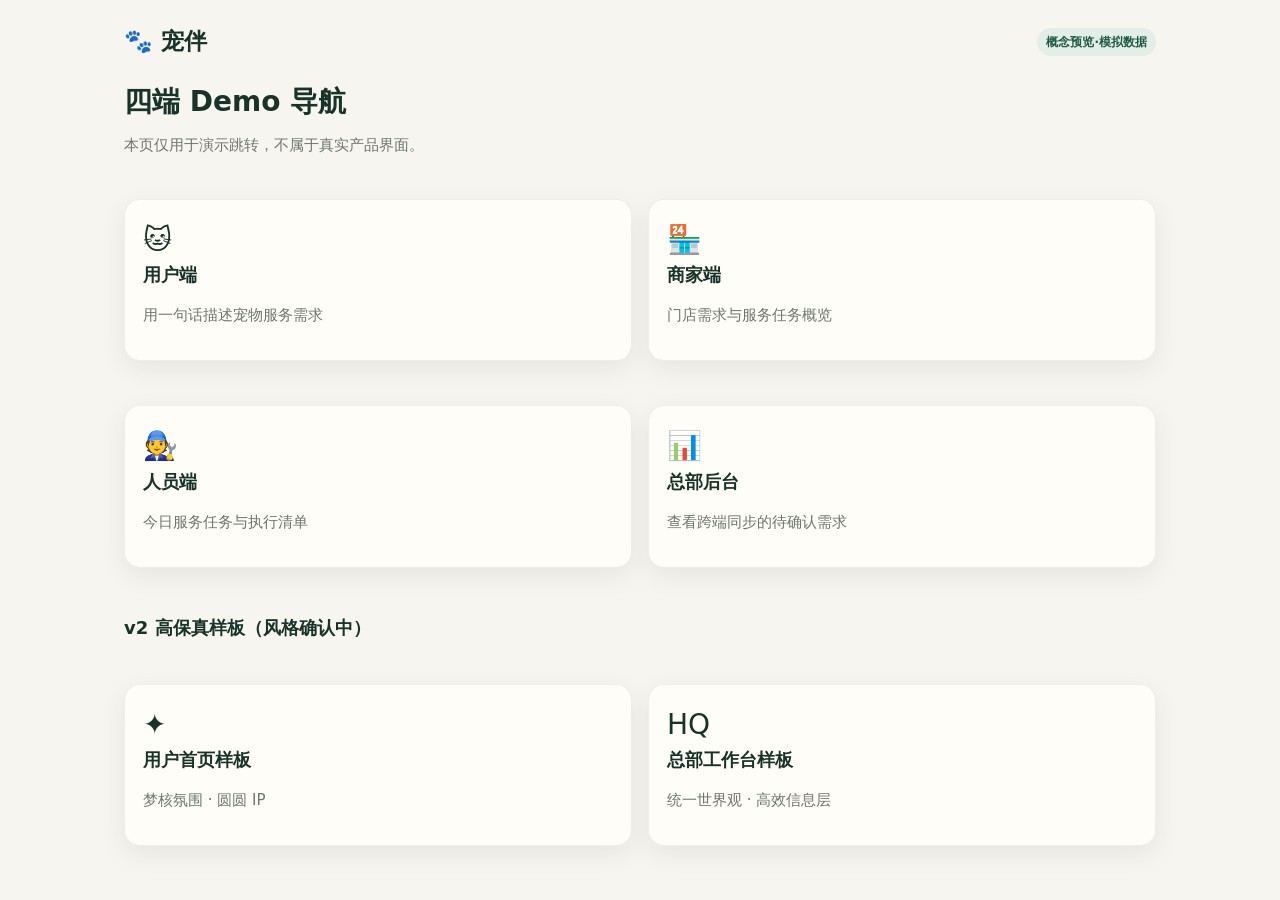
<file: index.html>
<!doctype html><html lang="zh-CN"><head><meta charset="utf-8"><meta name="viewport" content="width=device-width,initial-scale=1"><title>宠伴 · 四端演示</title><link rel="stylesheet" href="css/styles.css"></head><body><main class="shell"><div class="top"><div class="brand">🐾 宠伴</div><span class="badge">概念预览·模拟数据</span></div><h1>四端 Demo 导航</h1><p class="muted">本页仅用于演示跳转，不属于真实产品界面。</p><section class="nav-grid"><a class="card nav-card" href="client/"><span class="icon">🐱</span><div><h2>用户端</h2><p class="muted">用一句话描述宠物服务需求</p></div></a><a class="card nav-card" href="merchant/"><span class="icon">🏪</span><div><h2>商家端</h2><p class="muted">门店需求与服务任务概览</p></div></a><a class="card nav-card" href="worker/"><span class="icon">🧑‍🔧</span><div><h2>人员端</h2><p class="muted">今日服务任务与执行清单</p></div></a><a class="card nav-card" href="hq/"><span class="icon">📊</span><div><h2>总部后台</h2><p class="muted">查看跨端同步的待确认需求</p></div></a></section><h2 style="margin-top:32px">v2 高保真样板（风格确认中）</h2><section class="nav-grid"><a class="card nav-card" href="v2/client-home.html"><span class="icon">✦</span><div><h2>用户首页样板</h2><p class="muted">梦核氛围 · 圆圆 IP</p></div></a><a class="card nav-card" href="v2/hq-workbench.html"><span class="icon">HQ</span><div><h2>总部工作台样板</h2><p class="muted">统一世界观 · 高效信息层</p></div></a></section></main></body></html>
</file>
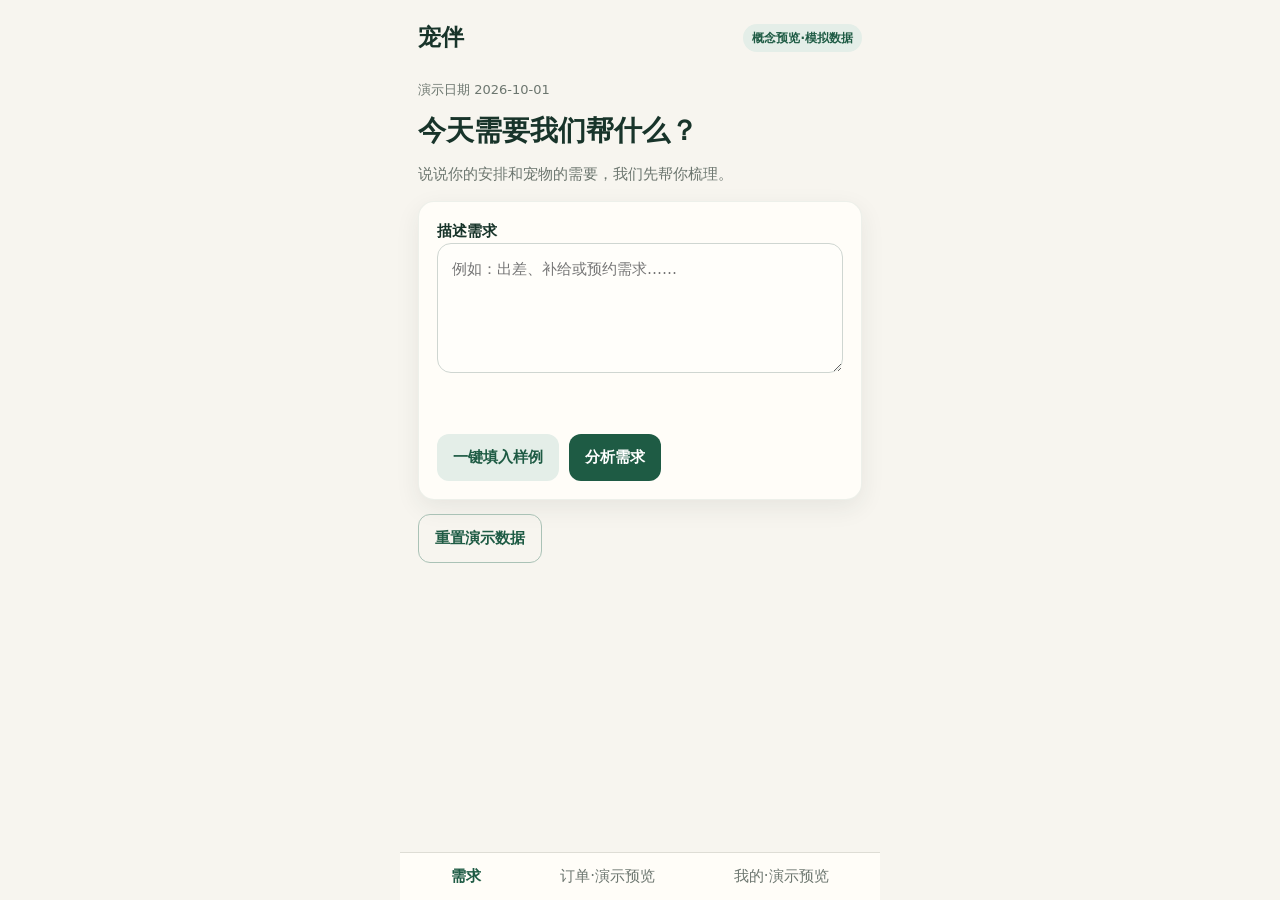
<file: client/index.html>
<!doctype html><html lang="zh-CN"><head><meta charset="utf-8"><meta name="viewport" content="width=device-width,initial-scale=1"><title>宠伴用户端</title><link rel="stylesheet" href="../css/styles.css"></head><body><main class="mobile"><div class="top"><div class="brand">宠伴</div><span class="badge">概念预览·模拟数据</span></div><p class="hint">演示日期 2026-10-01</p><h1>今天需要我们帮什么？</h1><p class="muted">说说你的安排和宠物的需要，我们先帮你梳理。</p><section class="card"><label for="request-input"><strong>描述需求</strong></label><textarea id="request-input" placeholder="例如：出差、补给或预约需求……"></textarea><p id="error" class="error" aria-live="polite"></p><div class="actions"><button class="button secondary" id="fill">一键填入样例</button><button class="button" id="submit">分析需求</button></div></section><section class="card" id="analysis" hidden><div class="task-row"><div><span class="badge">演示分析</span><h2 style="margin-top:10px">已梳理 3 项需求</h2></div><span class="status" id="result-id"></span></div><div class="stack"><div class="need"><strong>🏠 出差期间上门照护</strong><span class="hint">系统建议，用户尚未确认</span></div><div class="need"><strong>🥣 猫粮补给</strong></div><div class="need"><strong>📅 疫苗预约协调</strong><span class="hint">仅记录预约需求，不做医学判断</span></div></div><h3 style="margin-top:16px">需要继续确认</h3><div class="fields"><span class="field">航空箱：待补充</span><span class="field">地址：待补充</span><span class="field">疫苗记录：待补充</span><span class="field">猫粮规格：待补充</span><span class="field">每日照护次数：待补充</span></div></section><button class="button ghost" id="reset">重置演示数据</button></main><nav class="bottom-nav"><b>需求</b><span>订单·演示预览</span><span>我的·演示预览</span></nav><script src="../js/data.js"></script><script src="../js/client.js"></script></body></html>
</file>
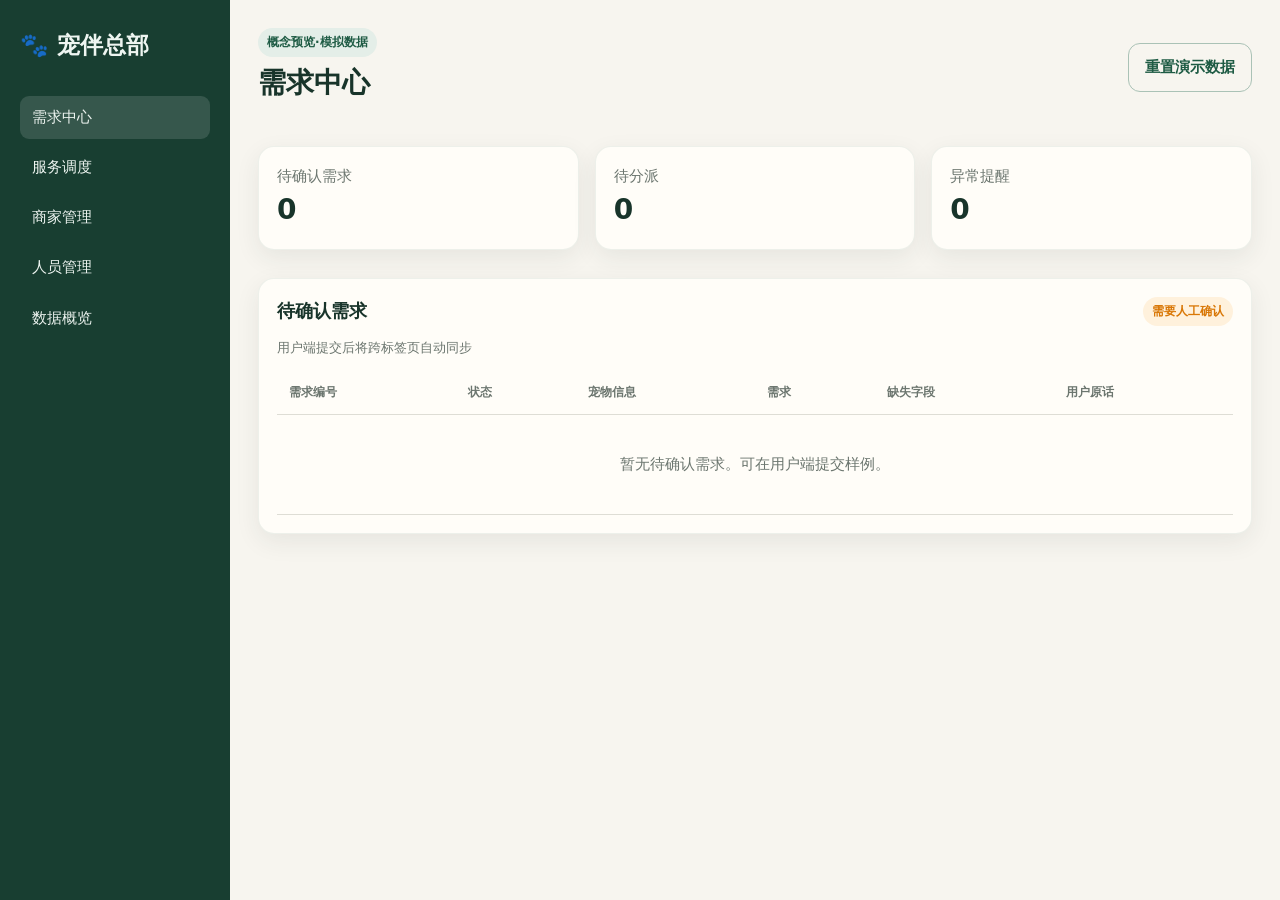
<file: hq/index.html>
<!doctype html><html lang="zh-CN"><head><meta charset="utf-8"><meta name="viewport" content="width=device-width,initial-scale=1"><title>宠伴总部后台</title><link rel="stylesheet" href="../css/styles.css"></head><body><div class="hq"><aside class="sidebar"><div class="brand">🐾 宠伴总部</div><nav><a class="active">需求中心</a><a>服务调度</a><a>商家管理</a><a>人员管理</a><a>数据概览</a></nav></aside><main class="content"><div class="top"><div><span class="badge">概念预览·模拟数据</span><h1>需求中心</h1></div><button class="button ghost" id="reset">重置演示数据</button></div><section class="grid"><div class="card metric"><span class="muted">待确认需求</span><strong id="pending-count">0</strong></div><div class="card metric"><span class="muted">待分派</span><strong>0</strong></div><div class="card metric"><span class="muted">异常提醒</span><strong>0</strong></div></section><section class="card"><div class="task-row"><div><h2>待确认需求</h2><p class="hint">用户端提交后将跨标签页自动同步</p></div><span class="badge warn">需要人工确认</span></div><div class="table-wrap"><table><thead><tr><th>需求编号</th><th>状态</th><th>宠物信息</th><th>需求</th><th>缺失字段</th><th>用户原话</th></tr></thead><tbody id="requests"></tbody></table></div></section></main></div><script src="../js/data.js"></script><script src="../js/hq.js"></script></body></html>
</file>
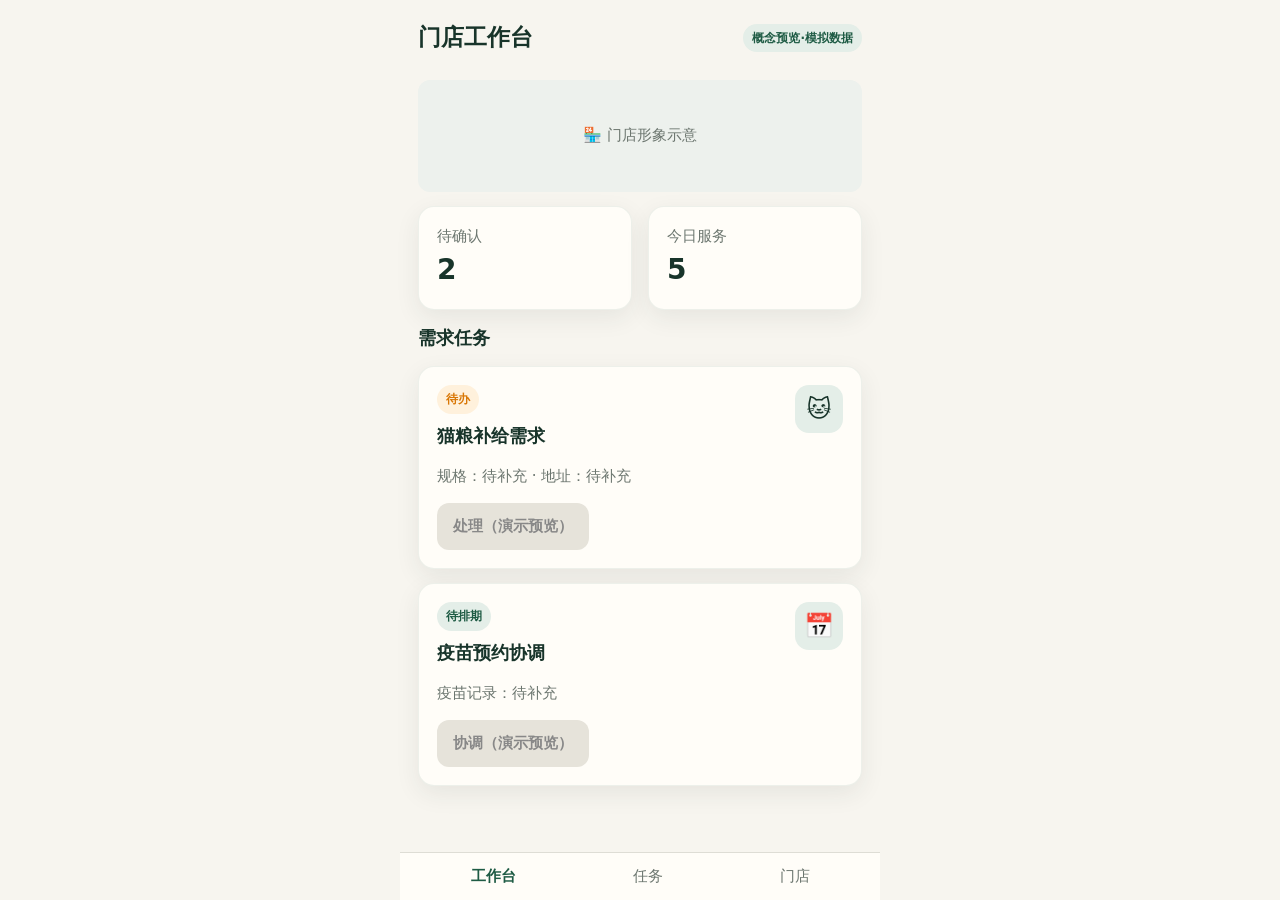
<file: merchant/index.html>
<!doctype html><html lang="zh-CN"><head><meta charset="utf-8"><meta name="viewport" content="width=device-width,initial-scale=1"><title>宠伴商家端</title><link rel="stylesheet" href="../css/styles.css"></head><body><main class="mobile"><div class="top"><div class="brand">门店工作台</div><span class="badge">概念预览·模拟数据</span></div><div class="svg-placeholder">🏪 门店形象示意</div><section class="grid" style="grid-template-columns:1fr 1fr"><div class="card metric"><span class="muted">待确认</span><strong>2</strong></div><div class="card metric"><span class="muted">今日服务</span><strong>5</strong></div></section><h2>需求任务</h2><article class="card"><div class="task-row"><div><span class="badge warn">待办</span><h2 style="margin-top:8px">猫粮补给需求</h2><p class="muted">规格：待补充 · 地址：待补充</p></div><div class="avatar">🐱</div></div><button class="button" disabled>处理（演示预览）</button></article><article class="card"><div class="task-row"><div><span class="badge">待排期</span><h2 style="margin-top:8px">疫苗预约协调</h2><p class="muted">疫苗记录：待补充</p></div><div class="avatar">📅</div></div><button class="button" disabled>协调（演示预览）</button></article></main><nav class="bottom-nav"><b>工作台</b><span>任务</span><span>门店</span></nav></body></html>
</file>
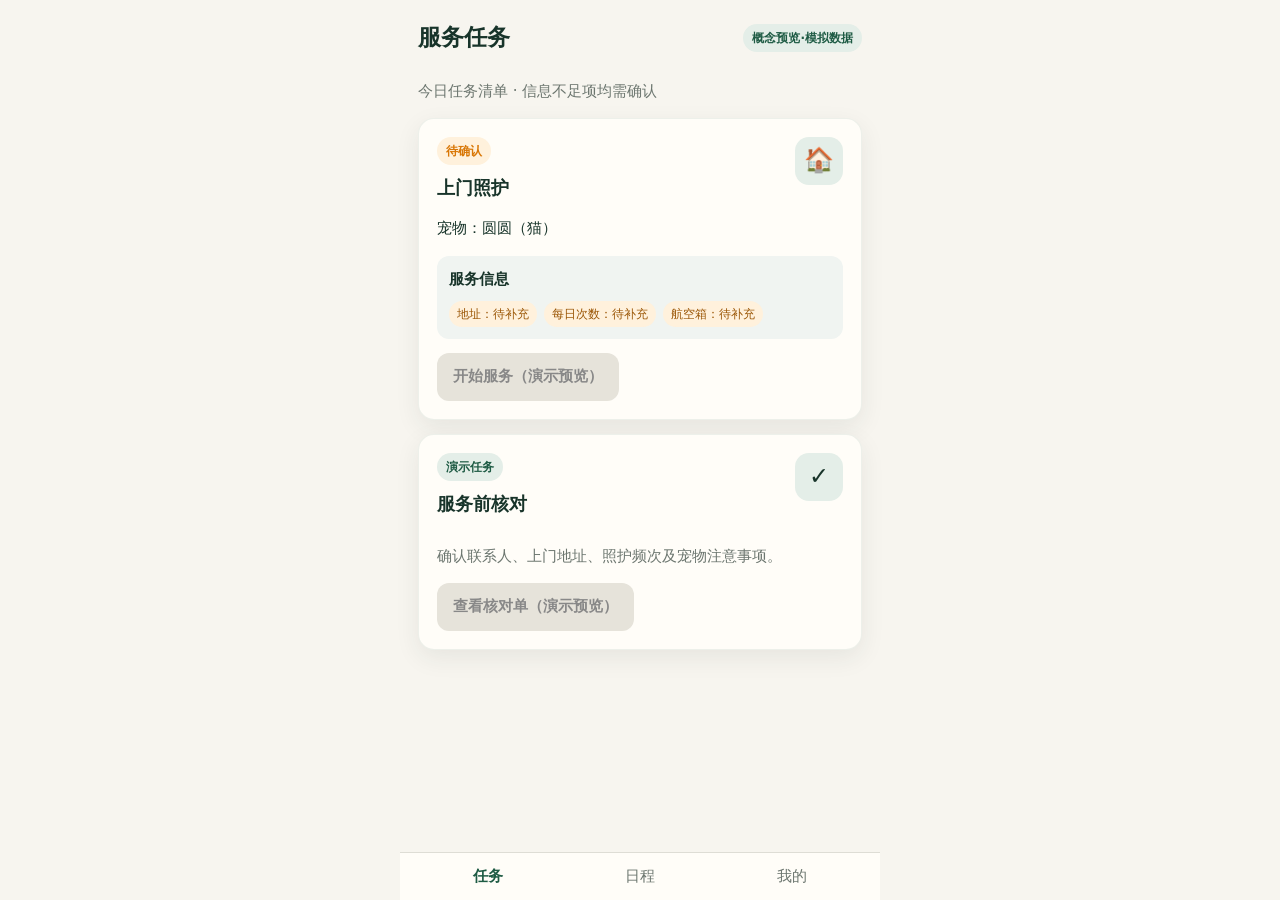
<file: worker/index.html>
<!doctype html><html lang="zh-CN"><head><meta charset="utf-8"><meta name="viewport" content="width=device-width,initial-scale=1"><title>宠伴人员端</title><link rel="stylesheet" href="../css/styles.css"></head><body><main class="mobile"><div class="top"><div class="brand">服务任务</div><span class="badge">概念预览·模拟数据</span></div><p class="muted">今日任务清单 · 信息不足项均需确认</p><article class="card"><div class="task-row"><div><span class="badge warn">待确认</span><h2 style="margin-top:9px">上门照护</h2><p>宠物：圆圆（猫）</p></div><div class="avatar">🏠</div></div><div class="need"><strong>服务信息</strong><div class="fields"><span class="field">地址：待补充</span><span class="field">每日次数：待补充</span><span class="field">航空箱：待补充</span></div></div><button class="button" disabled style="margin-top:14px">开始服务（演示预览）</button></article><article class="card"><div class="task-row"><div><span class="badge">演示任务</span><h2 style="margin-top:9px">服务前核对</h2></div><div class="avatar">✓</div></div><p class="muted">确认联系人、上门地址、照护频次及宠物注意事项。</p><button class="button secondary" disabled>查看核对单（演示预览）</button></article></main><nav class="bottom-nav"><b>任务</b><span>日程</span><span>我的</span></nav></body></html>
</file>
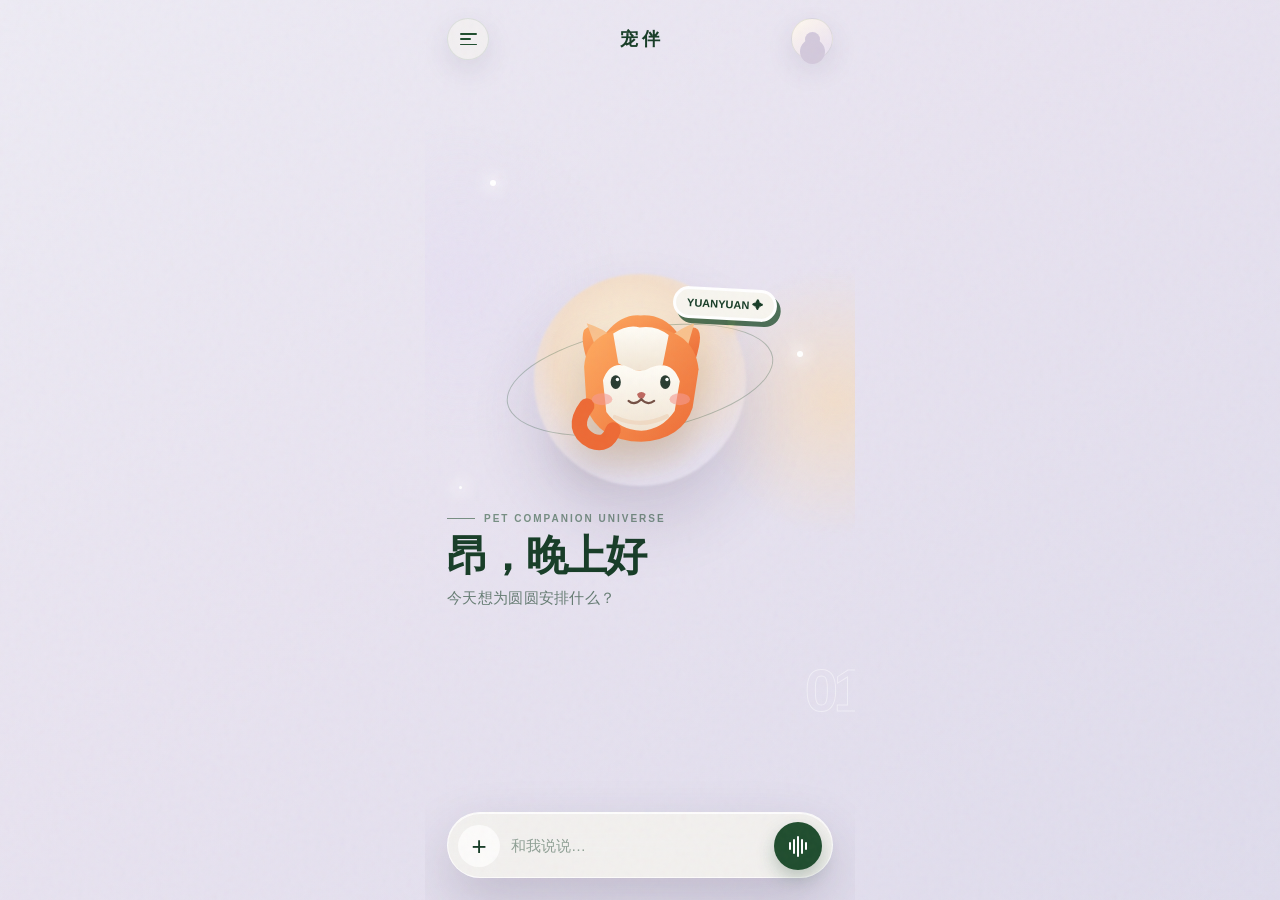
<file: v2/client-home.html>
<!doctype html>
<html lang="zh-CN">
<head>
  <meta charset="utf-8">
  <meta name="viewport" content="width=device-width, initial-scale=1, viewport-fit=cover">
  <title>宠伴 · 圆圆的梦核宇宙</title>
  <style>
    :root{--ink:#173d27;--green:#1f4d2e;--cream:#f7f5ef;--orange:#ff7a3d;--violet:#8b5cf6}
    *{box-sizing:border-box}html,body{margin:0;min-height:100%;font-family:-apple-system,"PingFang SC","Hiragino Sans GB","Microsoft YaHei",sans-serif;color:var(--ink)}
    body{min-height:100svh;overflow:hidden;background:linear-gradient(145deg,#edebf4 0%,#e8e3f0 45%,#dfdcec 100%)}
    body:after{content:"";position:fixed;inset:0;pointer-events:none;opacity:.045;z-index:20;background-image:url("data:image/svg+xml,%3Csvg viewBox='0 0 180 180' xmlns='http://www.w3.org/2000/svg'%3E%3Cfilter id='n'%3E%3CfeTurbulence type='fractalNoise' baseFrequency='.82' numOctaves='4' stitchTiles='stitch'/%3E%3C/filter%3E%3Crect width='100%25' height='100%25' filter='url(%23n)' opacity='.8'/%3E%3C/svg%3E")}
    button{font:inherit;color:inherit}.app{position:relative;isolation:isolate;width:min(100%,430px);height:100svh;min-height:680px;margin:auto;padding:calc(18px + env(safe-area-inset-top)) 22px calc(22px + env(safe-area-inset-bottom));display:flex;flex-direction:column;overflow:hidden}
    .glow{position:absolute;border-radius:50%;filter:blur(2px);z-index:-2;animation:drift 8s ease-in-out infinite alternate}.glow.one{width:330px;height:330px;left:-130px;top:13%;background:radial-gradient(circle,rgba(230,224,242,.9),transparent 68%)}.glow.two{width:280px;height:280px;right:-120px;top:29%;background:radial-gradient(circle,rgba(255,217,160,.45),transparent 68%);animation-delay:-3s}
    .orb{position:absolute;width:6px;height:6px;border-radius:50%;background:#fff;box-shadow:0 0 16px 6px rgba(255,255,255,.52);animation:float 6s ease-in-out infinite}.o1{top:20%;left:15%}.o2{top:39%;right:12%;animation-delay:-2s}.o3{top:54%;left:8%;width:3px;height:3px;animation-delay:-4s}
    header{display:grid;grid-template-columns:44px 1fr 44px;align-items:center;z-index:3}.round-btn,.avatar{width:42px;height:42px;border:1px solid rgba(31,77,46,.1);background:rgba(247,245,239,.58);backdrop-filter:blur(13px);box-shadow:0 10px 28px rgba(63,49,91,.1);border-radius:50%;display:grid;place-items:center}.round-btn{padding:0;cursor:pointer}.menu{width:17px;height:12px;display:flex;flex-direction:column;justify-content:space-between}.menu i{height:1.5px;background:var(--green);border-radius:4px}.menu i:nth-child(2){width:11px}.wordmark{text-align:center;font-weight:800;letter-spacing:.22em;font-size:18px;padding-left:.22em}.avatar{justify-self:end;background:linear-gradient(145deg,#fff8ed,#e8dff2);position:relative}.avatar:before{content:"";width:15px;height:15px;border-radius:50%;background:#d3c9dc;box-shadow:0 12px 0 5px #d3c9dc}
    .hero{display:flex;flex:1;flex-direction:column;align-items:center;justify-content:center;padding-bottom:88px}.world{position:relative;width:270px;height:260px;display:grid;place-items:center;margin-top:8px}.halo{position:absolute;width:212px;height:212px;border-radius:50%;background:radial-gradient(circle at 45% 38%,rgba(255,245,222,.95),rgba(255,217,160,.48) 43%,rgba(230,224,242,.05) 72%);filter:blur(1px);box-shadow:0 35px 65px rgba(67,48,91,.16)}.orbit{position:absolute;width:270px;height:104px;border:1px solid rgba(31,77,46,.28);border-radius:50%;transform:rotate(-10deg);animation:orbit 7s ease-in-out infinite alternate}.orbit:after{content:"";position:absolute;width:8px;height:8px;border-radius:50%;background:#fff6c9;right:30px;top:6px;box-shadow:0 0 12px 5px rgba(255,217,160,.65)}
    .cat{position:relative;width:205px;filter:drop-shadow(0 22px 18px rgba(74,47,38,.19));animation:breathe 5s ease-in-out infinite;z-index:2}.sticker{position:absolute;right:-2px;top:38px;z-index:3;padding:7px 11px;background:#f7f5ef;border:3px solid #fff;border-radius:99px;font-size:11px;font-weight:800;transform:rotate(3deg);box-shadow:4px 5px 0 rgba(31,77,46,.78)}
    .copy{width:100%;margin-top:3px}.eyebrow{display:flex;align-items:center;gap:9px;font-size:10px;letter-spacing:.2em;font-weight:800;color:rgba(31,77,46,.56);text-transform:uppercase}.eyebrow:before{content:"";width:28px;height:1px;background:currentColor}.copy h1{font-size:clamp(36px,10vw,42px);line-height:1.08;letter-spacing:-.06em;margin:9px 0 11px;color:#173d27}.copy p{margin:0;color:rgba(23,61,39,.62);font-size:15px;letter-spacing:.02em}.outline{position:absolute;right:-7px;bottom:179px;font-size:60px;line-height:1;color:transparent;-webkit-text-stroke:1px rgba(255,255,255,.45);font-weight:900;letter-spacing:-.08em;z-index:-1}
    .composer{position:absolute;left:22px;right:22px;bottom:calc(22px + env(safe-area-inset-bottom));height:66px;display:grid;grid-template-columns:44px 1fr 48px;align-items:center;gap:9px;padding:9px 10px;background:rgba(247,245,239,.78);border:1px solid rgba(255,255,255,.74);border-radius:33px;box-shadow:0 23px 55px rgba(49,38,70,.2),inset 0 1px 0 rgba(255,255,255,.84);backdrop-filter:blur(20px);z-index:5}.plus{width:42px;height:42px;border:0;border-radius:50%;background:rgba(255,255,255,.73);font-size:26px;font-weight:300;cursor:pointer}.prompt{color:rgba(23,61,39,.45);font-size:15px}.voice{border:0;width:48px;height:48px;border-radius:50%;background:var(--green);display:flex;align-items:center;justify-content:center;gap:2px;box-shadow:0 8px 18px rgba(31,77,46,.27);cursor:pointer}.voice i{width:2px;border-radius:4px;background:#fff}.voice i:nth-child(1),.voice i:nth-child(5){height:8px}.voice i:nth-child(2),.voice i:nth-child(4){height:15px}.voice i:nth-child(3){height:21px}
    @keyframes drift{to{transform:translate(22px,-16px) scale(1.06)}}@keyframes float{50%{transform:translateY(-13px);opacity:.5}}@keyframes orbit{to{transform:rotate(-5deg) translateY(-5px)}}@keyframes breathe{50%{transform:translateY(-7px) rotate(.5deg)}}
    @media (prefers-reduced-motion:reduce){*,*:before,*:after{animation:none!important;transition:none!important}}
  </style>
</head>
<body>
<main class="app">
  <div class="glow one"></div><div class="glow two"></div><i class="orb o1"></i><i class="orb o2"></i><i class="orb o3"></i>
  <header><button class="round-btn" aria-label="打开菜单"><span class="menu"><i></i><i></i><i></i></span></button><div class="wordmark">宠伴</div><div class="avatar" aria-label="头像占位"></div></header>
  <section class="hero">
    <div class="world"><div class="halo"></div><div class="orbit"></div><span class="sticker">YUANYUAN ✦</span>
      <svg class="cat" viewBox="0 0 240 240" role="img" aria-label="原创橘白猫圆圆">
        <defs><linearGradient id="fur" x1="0" y1="0" x2="1" y2="1"><stop stop-color="#ffad62"/><stop offset="1" stop-color="#ed6a35"/></linearGradient><linearGradient id="cream" x1="0" y1="0" x2="0" y2="1"><stop stop-color="#fffdf7"/><stop offset="1" stop-color="#f1e5d4"/></linearGradient></defs>
        <path d="M56 93Q42 43 80 65Q98 43 120 45Q146 43 163 65Q202 43 184 98Z" fill="url(#fur)"/>
        <path d="M66 78L57 54Q79 61 85 70M155 70Q166 60 183 54L175 82" fill="#f8c18d"/>
        <path d="M54 105Q57 60 119 58Q183 59 188 108L181 153Q169 190 121 193Q71 192 57 153Z" fill="url(#fur)"/>
        <path d="M88 66Q105 55 119 59Q138 56 153 68L146 103Q121 118 94 101Z" fill="url(#cream)"/>
        <path d="M76 121Q85 96 107 106Q120 114 132 106Q157 96 166 122L160 157Q145 179 121 180Q95 179 80 158Z" fill="url(#cream)"/>
        <path d="M57 151Q37 178 63 192Q81 199 88 179" fill="none" stroke="#ed6a35" stroke-width="18" stroke-linecap="round"/>
        <ellipse cx="91" cy="123" rx="6" ry="8" fill="#293c30"/><ellipse cx="149" cy="123" rx="6" ry="8" fill="#293c30"/><circle cx="93" cy="120" r="2" fill="#fff"/><circle cx="151" cy="120" r="2" fill="#fff"/>
        <ellipse cx="75" cy="143" rx="12" ry="7" fill="#f59a91" opacity=".6"/><ellipse cx="166" cy="143" rx="12" ry="7" fill="#f59a91" opacity=".6"/>
        <path d="M116 137Q121 132 126 137Q124 143 121 143Q117 142 116 137Z" fill="#be685f"/><path d="M121 143Q113 151 106 145M121 143Q128 151 136 145" fill="none" stroke="#744f43" stroke-width="2.5" stroke-linecap="round"/>
        <path d="M90 164Q121 178 151 163" fill="none" stroke="#f0d9c1" stroke-width="5" stroke-linecap="round" opacity=".85"/>
      </svg>
    </div>
    <div class="copy"><div class="eyebrow">pet companion universe</div><h1>昂，晚上好</h1><p>今天想为圆圆安排什么？</p></div>
  </section>
  <div class="outline" aria-hidden="true">01</div>
  <div class="composer"><button class="plus" aria-label="添加内容">+</button><span class="prompt">和我说说…</span><button class="voice" aria-label="语音输入"><i></i><i></i><i></i><i></i><i></i></button></div>
</main>
</body></html>
</file>
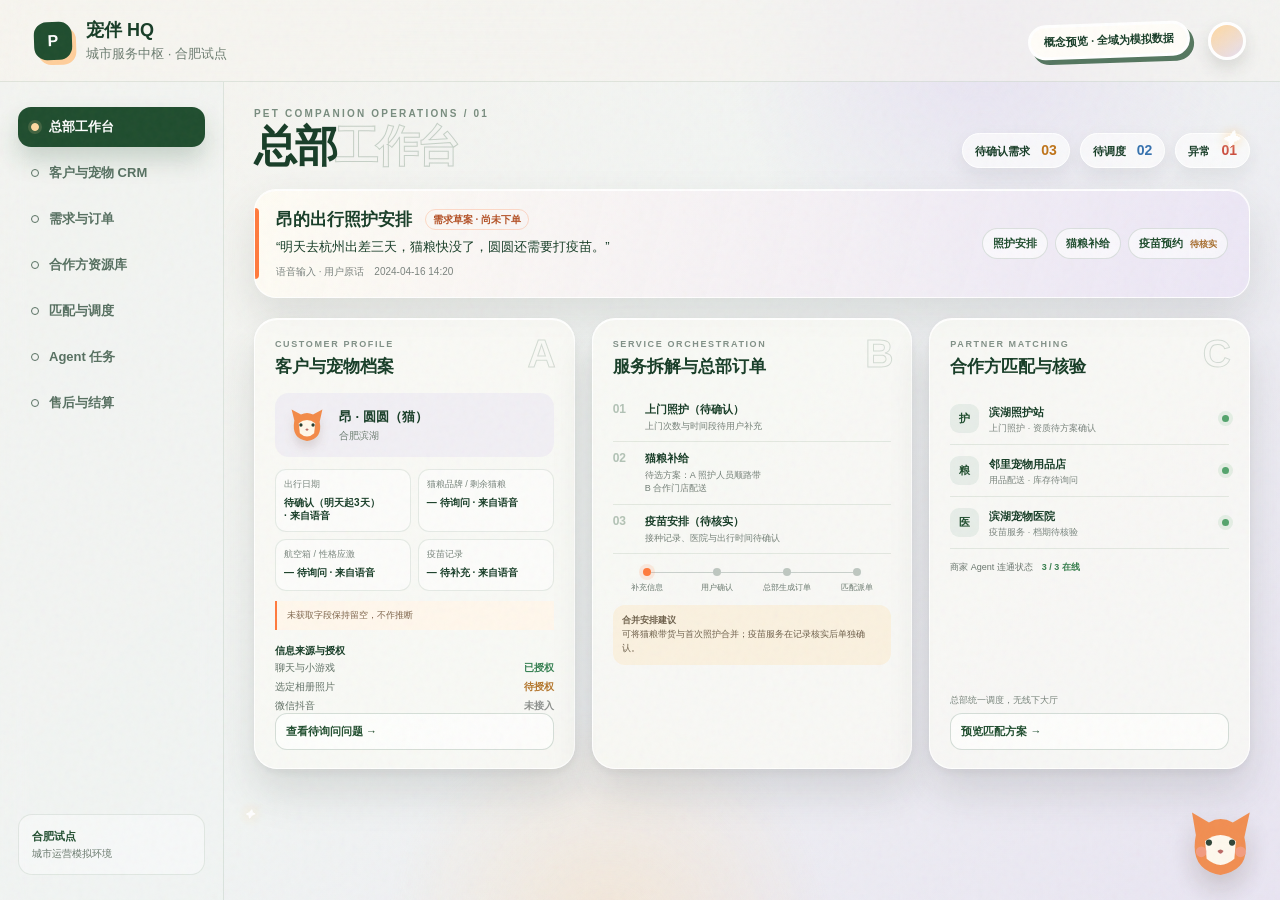
<file: v2/hq-workbench.html>
<!doctype html><html lang="zh-CN"><head><meta charset="utf-8"><meta name="viewport" content="width=device-width,initial-scale=1"><title>宠伴 HQ · 总部工作台</title>
<style>
:root{--ink:#173d27;--green:#1f4d2e;--paper:#f7f5ef;--mist:#f1f4f3;--orange:#ff7a3d;--purple:#8b5cf6;--muted:#6d7d71;--line:rgba(31,77,46,.1)}*{box-sizing:border-box}html,body{margin:0;min-height:100%;font-family:-apple-system,"PingFang SC","Hiragino Sans GB","Microsoft YaHei",sans-serif;color:var(--ink)}body{background:linear-gradient(135deg,#f7f5ef 0%,#f1f4f3 48%,#e9e5f2 100%);min-width:1120px}body:after{content:"";position:fixed;inset:0;z-index:20;pointer-events:none;opacity:.038;background-image:url("data:image/svg+xml,%3Csvg viewBox='0 0 180 180' xmlns='http://www.w3.org/2000/svg'%3E%3Cfilter id='n'%3E%3CfeTurbulence type='fractalNoise' baseFrequency='.82' numOctaves='4' stitchTiles='stitch'/%3E%3C/filter%3E%3Crect width='100%25' height='100%25' filter='url(%23n)'/%3E%3C/svg%3E")}button{font:inherit}.app{min-height:100vh;position:relative;isolation:isolate}.glow{position:fixed;border-radius:50%;z-index:-1;filter:blur(1px);animation:drift 10s ease-in-out infinite alternate}.g1{width:520px;height:520px;right:3%;top:-220px;background:radial-gradient(circle,rgba(230,224,242,.86),transparent 69%)}.g2{width:450px;height:450px;left:30%;bottom:-260px;background:radial-gradient(circle,rgba(255,217,160,.32),transparent 70%)}
header{height:82px;padding:0 34px;display:flex;align-items:center;justify-content:space-between;border-bottom:1px solid var(--line);background:rgba(247,245,239,.58);backdrop-filter:blur(18px)}.brand{display:flex;align-items:center;gap:14px}.brand-mark{width:38px;height:38px;border-radius:13px;display:grid;place-items:center;background:var(--green);color:white;font-weight:900;box-shadow:4px 5px 0 #ffcf9b;transform:rotate(-2deg)}.brand strong{font-size:18px}.brand small{display:block;color:var(--muted);margin-top:3px}.head-right{display:flex;align-items:center;gap:18px}.sticker{background:#fffdf8;border:3px solid white;border-radius:99px;padding:7px 13px;font-size:11px;font-weight:800;box-shadow:4px 5px 0 rgba(31,77,46,.75);transform:rotate(-2deg)}.admin{width:38px;height:38px;border-radius:50%;background:linear-gradient(145deg,#ffd9a0,#e6e0f2);border:3px solid white;box-shadow:0 8px 17px rgba(44,55,47,.15)}
.layout{display:grid;grid-template-columns:224px 1fr;min-height:calc(100vh - 82px)}aside{padding:25px 18px;border-right:1px solid var(--line);display:flex;flex-direction:column;background:rgba(241,244,243,.54);backdrop-filter:blur(12px)}nav{display:flex;flex-direction:column;gap:6px}nav a{text-decoration:none;color:#577061;padding:11px 13px;border-radius:13px;font-size:13px;font-weight:650;display:flex;gap:10px;align-items:center}nav a:before{content:"";width:6px;height:6px;border:1.5px solid currentColor;border-radius:50%}nav a.active{background:var(--green);color:white;box-shadow:0 13px 25px rgba(31,77,46,.2)}nav a.active:before{background:#ffd9a0;border-color:#ffd9a0;box-shadow:0 0 0 3px rgba(255,217,160,.16)}.pilot{margin-top:auto;font-size:10px;line-height:1.5;color:#67776b;padding:13px;border:1px solid var(--line);border-radius:14px;background:rgba(255,255,255,.38)}.pilot b{display:block;color:var(--green);font-size:11px;margin-bottom:2px}
main{padding:26px 30px 34px;overflow:hidden}.title-row{display:flex;align-items:flex-end;justify-content:space-between;margin-bottom:21px}.kicker{font-size:10px;font-weight:800;letter-spacing:.22em;color:#788c7e;text-transform:uppercase}.title-row h1{font-size:43px;line-height:1;margin:6px 0 0;letter-spacing:-.055em}.title-row h1 span{color:transparent;-webkit-text-stroke:1px rgba(31,77,46,.22)}.counters{display:flex;gap:10px}.counter{padding:8px 12px;background:rgba(255,255,255,.64);border:1px solid white;border-radius:99px;font-size:11px;font-weight:700;box-shadow:0 8px 19px rgba(42,54,46,.08)}.counter b{margin-left:8px;font-size:14px}.amber b{color:#bf7419}.blue b{color:#3672ae}.red b{color:#cb4a3d}
.request{position:relative;display:grid;grid-template-columns:1.25fr .9fr;gap:20px;padding:18px 21px;margin-bottom:20px;background:linear-gradient(105deg,rgba(255,252,244,.92),rgba(235,229,245,.86));border:1px solid rgba(255,255,255,.9);border-radius:22px;box-shadow:0 19px 42px rgba(48,57,50,.12),inset 0 1px white;overflow:hidden}.request:before{content:"";position:absolute;left:0;top:18px;bottom:18px;width:4px;background:var(--orange);border-radius:0 6px 6px 0}.request h2{font-size:17px;margin:0 0 6px}.draft{font-size:10px;padding:4px 7px;border:1px solid rgba(255,122,61,.25);border-radius:99px;color:#b45227;margin-left:8px;vertical-align:2px}.quote{margin:0;font-size:13px;line-height:1.6}.source{font-size:10px;color:#7b837e;margin-top:7px}.request-actions{display:flex;align-items:center;justify-content:flex-end;gap:7px;flex-wrap:wrap}.pill{border:1px solid rgba(31,77,46,.14);background:rgba(255,255,255,.6);color:var(--green);padding:7px 10px;border-radius:99px;font-size:11px;font-weight:700}.pill em{font-style:normal;color:#a66c2c;font-size:9px;margin-left:4px}
.columns{display:grid;grid-template-columns:repeat(3,minmax(0,1fr));gap:17px;perspective:1200px}.card{position:relative;min-height:451px;padding:20px;background:rgba(250,250,246,.8);border:1px solid rgba(255,255,255,.92);border-radius:23px;box-shadow:0 24px 42px rgba(48,57,50,.13),0 4px 9px rgba(48,57,50,.06),inset 0 1px white;transform-style:preserve-3d;transition:transform .18s ease,box-shadow .18s ease;overflow:hidden}.card:hover{box-shadow:0 30px 55px rgba(48,57,50,.17),inset 0 1px white}.card-no{font-size:39px;font-weight:900;color:transparent;-webkit-text-stroke:1px rgba(31,77,46,.17);position:absolute;right:18px;top:13px}.label{font-size:9px;letter-spacing:.18em;font-weight:850;color:#819087;text-transform:uppercase}.card h3{font-size:17px;margin:6px 0 15px}.profile{display:flex;align-items:center;gap:10px;padding:10px;border-radius:14px;background:rgba(230,224,242,.43);margin-bottom:12px}.mini-cat{width:44px;height:44px;filter:drop-shadow(0 7px 5px rgba(90,55,40,.14))}.profile b{font-size:13px}.profile span{display:block;font-size:10px;color:var(--muted);margin-top:3px}.facts{display:grid;grid-template-columns:1fr 1fr;gap:7px}.fact{padding:8px;background:rgba(255,255,255,.54);border:1px solid var(--line);border-radius:11px;min-height:52px}.fact small{display:block;font-size:9px;color:#78847c;margin-bottom:5px}.fact b{font-size:10px;line-height:1.35;display:block}.note{font-size:9px;line-height:1.45;padding:8px 10px;border-left:2px solid var(--orange);background:#fff7ec;margin:10px 0;color:#7e654b}.subhead{font-size:10px;margin:12px 0 7px}.auth{font-size:10px;line-height:1.9;color:#607065}.status{float:right;font-weight:800}.ok{color:#358052}.wait{color:#b4772d}.off{color:#8b8f8c}.ghost-btn{position:absolute;bottom:18px;left:20px;right:20px;border:1px solid rgba(31,77,46,.18);border-radius:12px;background:rgba(255,255,255,.65);padding:10px;color:var(--green);font-weight:800;font-size:11px;text-align:left;cursor:pointer}
.service{padding:9px 0;border-bottom:1px solid var(--line);display:grid;grid-template-columns:25px 1fr;gap:7px}.service:last-of-type{border-bottom:0}.service i{font-style:normal;font-weight:900;color:rgba(31,77,46,.32);font-size:12px}.service b{display:block;font-size:11px}.service span{display:block;color:#748078;font-size:9px;line-height:1.4;margin-top:3px}.steps{display:flex;align-items:flex-start;margin:14px 0 12px}.step{flex:1;position:relative;text-align:center;font-size:8px;color:#68776d}.step:before{content:"";display:block;width:8px;height:8px;margin:0 auto 6px;border-radius:50%;background:#bec7c0;position:relative;z-index:2}.step:first-child:before{background:var(--orange);box-shadow:0 0 0 4px rgba(255,122,61,.13)}.step:not(:last-child):after{content:"";position:absolute;top:4px;left:55%;right:-45%;height:1px;background:#c9d0cb}.suggest{font-size:9px;line-height:1.55;background:rgba(255,217,160,.25);border-radius:12px;padding:9px;color:#6e604b}.partner{display:grid;grid-template-columns:31px 1fr auto;align-items:center;gap:8px;padding:9px 0;border-bottom:1px solid var(--line)}.partner-icon{width:29px;height:29px;border-radius:9px;background:#e7ede8;display:grid;place-items:center;color:var(--green);font-size:11px;font-weight:900}.partner b{font-size:11px}.partner small{display:block;color:#78837c;font-size:9px;margin-top:2px}.dot{width:7px;height:7px;border-radius:50%;background:#54a46c;box-shadow:0 0 0 4px rgba(84,164,108,.12)}.agent-state{font-size:9px;margin-top:12px;color:#6c776f}.agent-state b{color:#3a8050}.dispatch{position:absolute;bottom:61px;left:20px;font-size:9px;color:#78847c}.corner-cat{position:fixed;right:21px;bottom:14px;width:77px;opacity:.95;filter:drop-shadow(0 14px 13px rgba(70,48,38,.2));animation:float 6s ease-in-out infinite}.star{position:fixed;color:#fff;font-size:18px;text-shadow:0 0 12px #ffd9a0;animation:float 6s ease-in-out infinite}.s1{top:130px;right:40px}.s2{bottom:80px;left:245px;font-size:10px;animation-delay:-3s}
@keyframes drift{to{transform:translate(25px,-18px) scale(1.05)}}@keyframes float{50%{transform:translateY(-8px);opacity:.65}}@media(prefers-reduced-motion:reduce){*,*:before,*:after{animation:none!important;transition:none!important}}@media(max-width:1200px){main{padding-left:22px;padding-right:22px}.card{padding:16px}.columns{gap:12px}.corner-cat{display:none}}
</style></head><body><div class="app"><div class="glow g1"></div><div class="glow g2"></div><i class="star s1">✦</i><i class="star s2">✦</i>
<header><div class="brand"><div class="brand-mark">P</div><div><strong>宠伴 HQ</strong><small>城市服务中枢 · 合肥试点</small></div></div><div class="head-right"><span class="sticker">概念预览 · 全域为模拟数据</span><div class="admin" aria-label="管理员头像"></div></div></header>
<div class="layout"><aside><nav><a class="active" href="#">总部工作台</a><a href="#">客户与宠物 CRM</a><a href="#">需求与订单</a><a href="#">合作方资源库</a><a href="#">匹配与调度</a><a href="#">Agent 任务</a><a href="#">售后与结算</a></nav><div class="pilot"><b>合肥试点</b>城市运营模拟环境</div></aside>
<main><div class="title-row"><div><div class="kicker">Pet companion operations / 01</div><h1>总部<span>工作台</span></h1></div><div class="counters"><span class="counter amber">待确认需求 <b>03</b></span><span class="counter blue">待调度 <b>02</b></span><span class="counter red">异常 <b>01</b></span></div></div>
<section class="request"><div><h2>昂的出行照护安排 <span class="draft">需求草案 · 尚未下单</span></h2><p class="quote">“明天去杭州出差三天，猫粮快没了，圆圆还需要打疫苗。”</p><div class="source">语音输入 · 用户原话　2024-04-16 14:20</div></div><div class="request-actions"><span class="pill">照护安排</span><span class="pill">猫粮补给</span><span class="pill">疫苗预约 <em>待核实</em></span></div></section>
<div class="columns">
<article class="card tilt"><span class="card-no">A</span><div class="label">customer profile</div><h3>客户与宠物档案</h3><div class="profile"><svg class="mini-cat" viewBox="0 0 80 80" aria-label="圆圆"><path d="M17 32L12 12 29 21Q40 15 51 21L68 12 63 34Q69 65 40 69 11 65 17 32" fill="#f38a48"/><path d="M25 37Q40 25 55 37L53 55Q40 67 27 55Z" fill="#fff8ea"/><circle cx="29" cy="40" r="3" fill="#263b2d"/><circle cx="51" cy="40" r="3" fill="#263b2d"/><path d="M37 48Q40 45 43 48Q40 53 37 48" fill="#bb6e67"/></svg><div><b>昂 · 圆圆（猫）</b><span>合肥滨湖</span></div></div><div class="facts"><div class="fact"><small>出行日期</small><b>待确认（明天起3天）<br>· 来自语音</b></div><div class="fact"><small>猫粮品牌 / 剩余猫粮</small><b>— 待询问 · 来自语音</b></div><div class="fact"><small>航空箱 / 性格应激</small><b>— 待询问 · 来自语音</b></div><div class="fact"><small>疫苗记录</small><b>— 待补充 · 来自语音</b></div></div><div class="note">未获取字段保持留空，不作推断</div><b class="subhead">信息来源与授权</b><div class="auth">聊天与小游戏 <span class="status ok">已授权</span><br>选定相册照片 <span class="status wait">待授权</span><br>微信抖音 <span class="status off">未接入</span></div><button class="ghost-btn">查看待询问问题 →</button></article>
<article class="card tilt"><span class="card-no">B</span><div class="label">service orchestration</div><h3>服务拆解与总部订单</h3><div class="service"><i>01</i><div><b>上门照护（待确认）</b><span>上门次数与时间段待用户补充</span></div></div><div class="service"><i>02</i><div><b>猫粮补给</b><span>待选方案：A 照护人员顺路带<br>B 合作门店配送</span></div></div><div class="service"><i>03</i><div><b>疫苗安排（待核实）</b><span>接种记录、医院与出行时间待确认</span></div></div><div class="steps"><div class="step">补充信息</div><div class="step">用户确认</div><div class="step">总部生成订单</div><div class="step">匹配派单</div></div><div class="suggest"><b>合并安排建议</b><br>可将猫粮带货与首次照护合并；疫苗服务在记录核实后单独确认。</div></article>
<article class="card tilt"><span class="card-no">C</span><div class="label">partner matching</div><h3>合作方匹配与核验</h3><div class="partner"><span class="partner-icon">护</span><div><b>滨湖照护站</b><small>上门照护 · 资质待方案确认</small></div><i class="dot"></i></div><div class="partner"><span class="partner-icon">粮</span><div><b>邻里宠物用品店</b><small>用品配送 · 库存待询问</small></div><i class="dot"></i></div><div class="partner"><span class="partner-icon">医</span><div><b>滨湖宠物医院</b><small>疫苗服务 · 档期待核验</small></div><i class="dot"></i></div><div class="agent-state">商家 Agent 连通状态　<b>3 / 3 在线</b></div><div class="dispatch">总部统一调度，无线下大厅</div><button class="ghost-btn">预览匹配方案 →</button></article>
</div></main></div>
<svg class="corner-cat" viewBox="0 0 100 110" aria-label="原创橘白猫圆圆"><path d="M18 44L13 15 35 28Q50 19 66 28L88 15 81 47Q91 89 50 96 9 89 18 44" fill="#f28a48"/><path d="M30 52Q50 36 70 52L68 75Q50 91 32 75Z" fill="#fff9ed"/><circle cx="35" cy="54" r="4" fill="#253c2c"/><circle cx="65" cy="54" r="4" fill="#253c2c"/><circle cx="25" cy="66" r="7" fill="#f3a095" opacity=".65"/><circle cx="76" cy="66" r="7" fill="#f3a095" opacity=".65"/><path d="M46 65Q50 61 54 65Q50 72 46 65" fill="#b9635d"/></svg>
</div><script>if(!matchMedia('(prefers-reduced-motion: reduce)').matches){document.querySelectorAll('.tilt').forEach(card=>{card.addEventListener('mousemove',e=>{const r=card.getBoundingClientRect(),x=(e.clientX-r.left)/r.width-.5,y=(e.clientY-r.top)/r.height-.5;card.style.transform=`rotateY(${x*3}deg) rotateX(${-y*3}deg) translateY(-3px)`});card.addEventListener('mouseleave',()=>card.style.transform='')})}</script></body></html>
</file>
<file: css/styles.css>
:root{--bg:#f7f5ef;--surface:#fffdf8;--ink:#18342a;--muted:#6c766f;--green:#1e5b44;--green-soft:#e4eee8;--amber:#d97706;--line:#deddd5;--shadow:0 8px 24px rgba(38,55,47,.08)}*{box-sizing:border-box}body{margin:0;background:var(--bg);color:var(--ink);font:15px/1.55 system-ui,-apple-system,"Segoe UI",sans-serif}a{color:inherit;text-decoration:none}button,textarea{font:inherit}.shell{max-width:1080px;margin:auto;padding:24px}.mobile{max-width:480px;min-height:100vh;margin:auto;padding:20px 18px 92px}.top{display:flex;align-items:center;justify-content:space-between;gap:16px;margin-bottom:24px}.brand{font-size:23px;font-weight:800}.badge{display:inline-flex;padding:5px 9px;border-radius:99px;background:var(--green-soft);color:var(--green);font-size:12px;font-weight:700}.warn{background:#fff1dc;color:var(--amber)}h1{font-size:28px;line-height:1.25;margin:8px 0}h2{font-size:18px;margin:0 0 12px}h3{font-size:15px;margin:0}.muted,.hint{color:var(--muted)}.hint{font-size:13px}.card{background:var(--surface);border:1px solid rgba(30,91,68,.08);border-radius:16px;padding:18px;box-shadow:var(--shadow);margin:14px 0}.stack{display:grid;gap:12px}.grid{display:grid;grid-template-columns:repeat(3,1fr);gap:16px}.nav-grid{display:grid;grid-template-columns:repeat(2,1fr);gap:16px;margin-top:28px}.nav-card{min-height:150px;display:flex;flex-direction:column;justify-content:space-between}.icon{font-size:28px}.button{border:0;border-radius:12px;padding:12px 16px;background:var(--green);color:white;font-weight:700;cursor:pointer}.button.secondary{background:var(--green-soft);color:var(--green)}.button.ghost{background:transparent;color:var(--green);border:1px solid #aac2b6}.button:disabled{background:#e6e3da;color:#888;cursor:not-allowed}.actions{display:flex;gap:10px;flex-wrap:wrap}textarea{width:100%;min-height:130px;resize:vertical;border:1px solid #cfd6d1;border-radius:14px;background:#fffefa;color:var(--ink);padding:14px;outline:none}textarea:focus{border-color:var(--green);box-shadow:0 0 0 3px rgba(30,91,68,.1)}.error{color:#a84910;font-weight:700;min-height:23px}.need{padding:12px;border-radius:12px;background:#f0f4f1}.need strong{display:block}.fields{display:flex;flex-wrap:wrap;gap:7px;margin-top:10px}.field{font-size:12px;border-radius:99px;padding:4px 8px;background:#fff1dc;color:#9a5504}.task-row{display:flex;justify-content:space-between;gap:12px;align-items:start}.avatar{width:48px;height:48px;display:grid;place-items:center;background:var(--green-soft);border-radius:14px;font-size:24px}.status{font-size:12px;font-weight:700;color:var(--amber)}.bottom-nav{position:fixed;bottom:0;left:50%;transform:translateX(-50%);width:min(480px,100%);display:flex;justify-content:space-around;padding:12px;background:#fffdf8;border-top:1px solid var(--line);color:var(--muted)}.bottom-nav b{color:var(--green)}.hq{display:grid;grid-template-columns:230px 1fr;min-height:100vh}.sidebar{padding:28px 20px;background:#183e31;color:#eef5f1}.sidebar nav{display:grid;gap:7px;margin-top:32px}.sidebar a{padding:10px 12px;border-radius:9px}.sidebar a.active{background:rgba(255,255,255,.13)}.content{padding:28px;min-width:0}.metric strong{font-size:28px;display:block}.table-wrap{overflow:auto}table{width:100%;border-collapse:collapse;min-width:700px}th,td{text-align:left;padding:12px;border-bottom:1px solid var(--line);vertical-align:top}th{font-size:12px;color:var(--muted)}.empty{text-align:center;padding:38px;color:var(--muted)}.request-detail{display:none}.request-detail.show{display:block}.svg-placeholder{height:112px;border-radius:12px;background:#edf1ed;display:grid;place-items:center;color:var(--muted)}@media(max-width:720px){.grid,.nav-grid{grid-template-columns:1fr}.hq{display:block}.sidebar{padding:16px}.sidebar nav{display:none}.content{padding:18px}.shell{padding:18px}}
</file>
